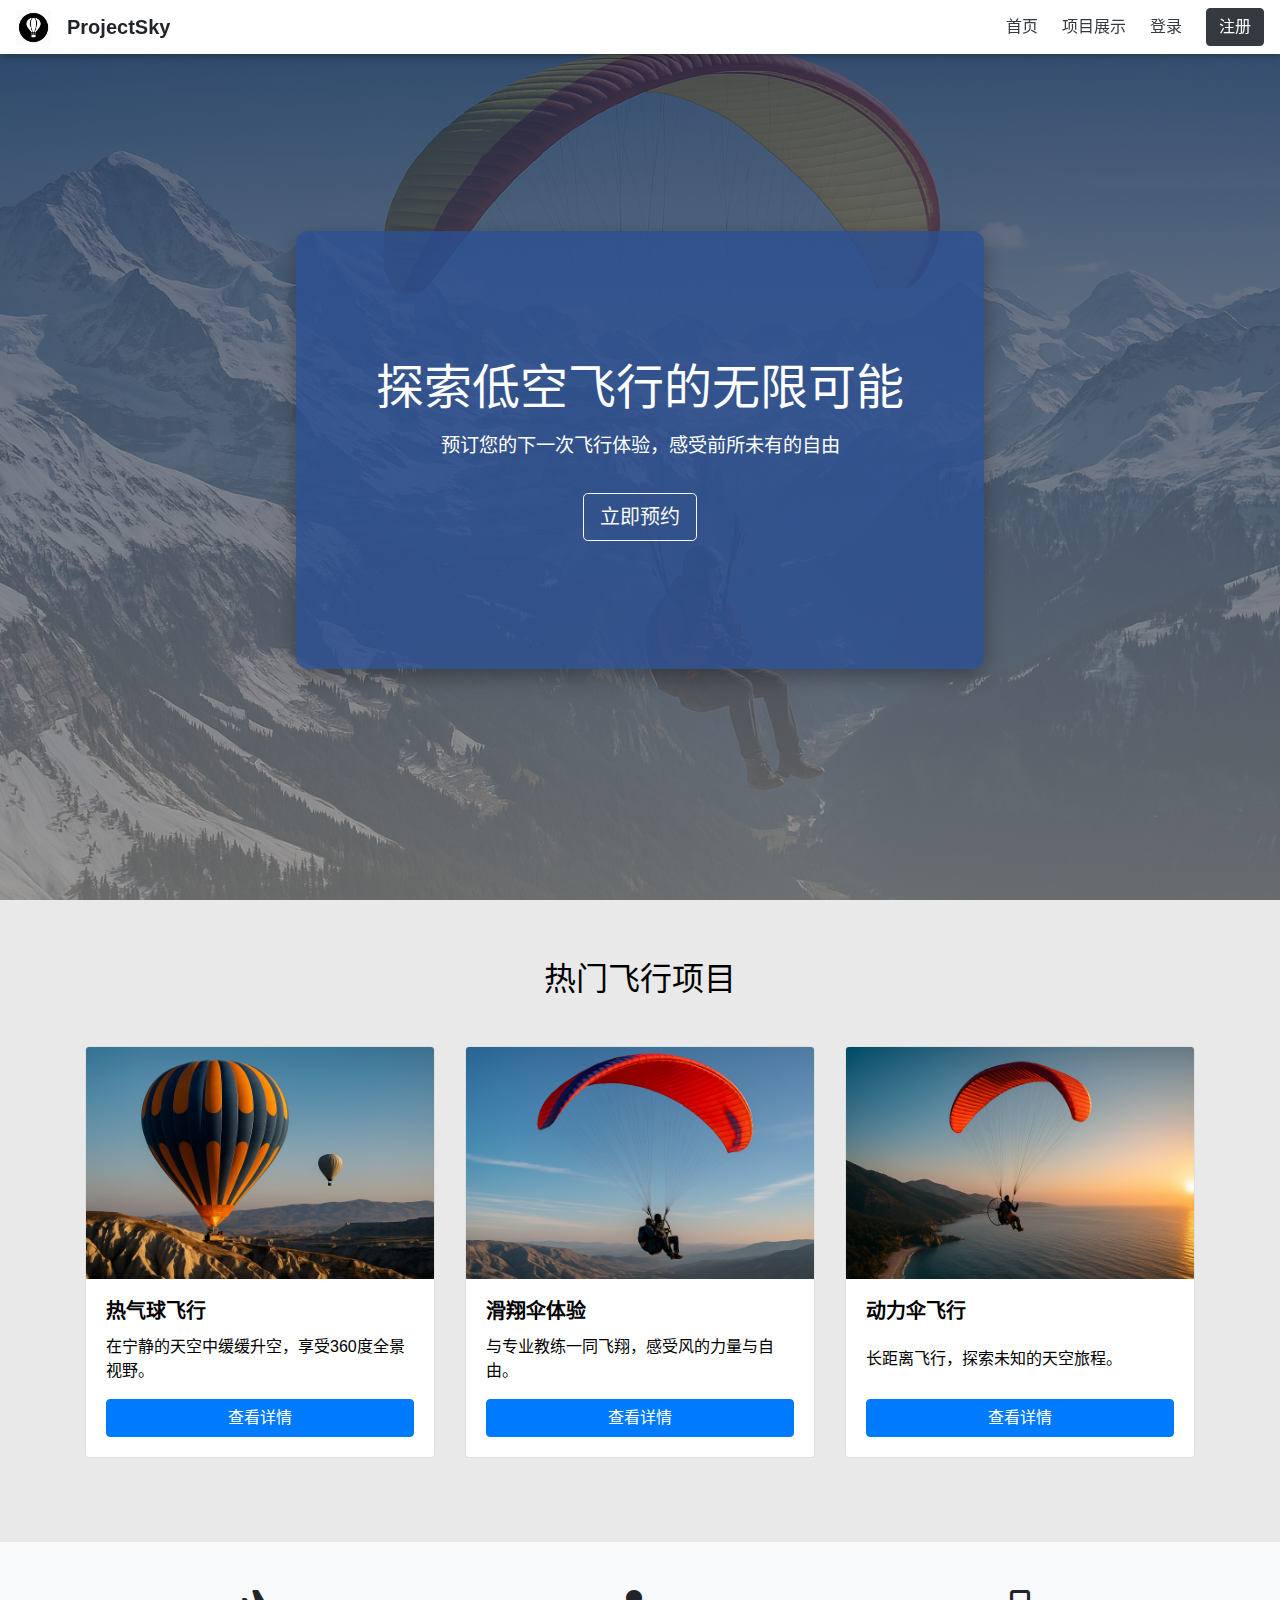
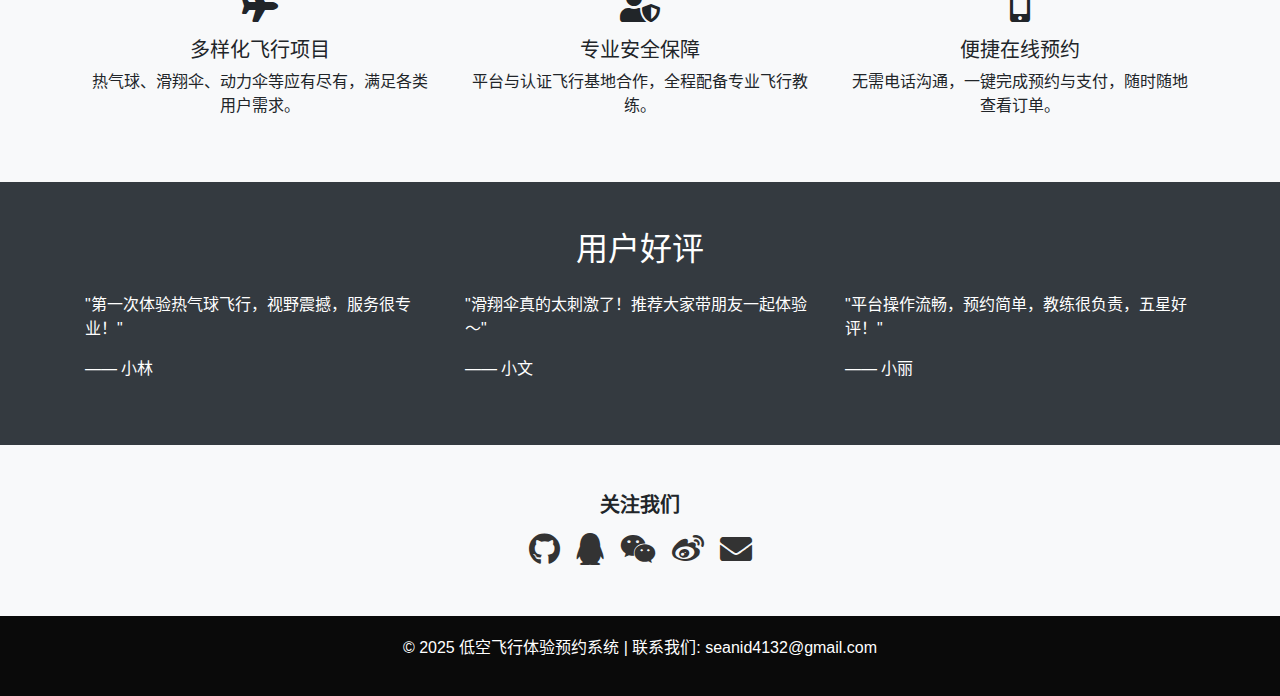
<file: index.html>
﻿<!DOCTYPE html>
<html lang="zh-CN">

<head>
    <meta charset="UTF-8">
    <meta name="viewport" content="width=device-width, initial-scale=1.0">
    <title>ProjectSky</title>
    <link rel="stylesheet" href="./css/main.css">
    <link rel="stylesheet" href="https://stackpath.bootstrapcdn.com/bootstrap/4.5.2/css/bootstrap.min.css">
    <link rel="stylesheet" href="https://use.fontawesome.com/releases/v5.15.4/css/all.css">
    <link rel="icon" type="image/png" sizes="32x32" href="img/favicon.png">
</head>

<body>
    <header class="costom-navbar px-3 py-2 d-flex align-items-center justify-content-between">
        <div class="d-flex align-items-center">
            <h5 class="mb-0 font-weight-bold"><img src="./img/icon.png" width="35" height="35" class="mr-3"></h5>
            <h5 class="mb-0 font-weight-bold">ProjectSky</h5>
        </div>

        <div class="d-flex align-items-center">
            <a href="./index.html" class="text-dark mr-4">首页</a>
            <a href="./htmls/project.html" class="text-dark mr-4">项目展示</a>
            <a href="./htmls/login.html" class="text-dark mr-4">登录</a>
            <button class="btn btn-dark">注册</button>
        </div>
    </header>

    <section class="hero">
        <div class="hero-box">
            <h1>探索低空飞行的无限可能</h1>
            <p>预订您的下一次飞行体验，感受前所未有的自由</p>
            <a href="#" class="btn btn-outline-light btn-lg hero-btn">立即预约</a>
        </div>
    </section>

    <section class="projects">
        <div class="container">
            <h2 class="text-center mb-5">热门飞行项目</h2>
            <div class="row">
                <div class="col-md-4 mb-4">
                    <div class="card project-card">
                        <img src="./img/hotairballon.png" alt="热气球飞行">
                        <div class="project-card-body">
                            <h5 class="card-title">热气球飞行</h5>
                            <p class="card-text">在宁静的天空中缓缓升空，享受360度全景视野。</p>
                            <a href="#" class="btn btn-primary btn-project">查看详情</a>
                        </div>
                    </div>
                </div>
                <div class="col-md-4 mb-4">
                    <div class="card project-card">
                        <img src="img/paragliding.png" alt="滑翔伞体验">
                        <div class="project-card-body">
                            <h5 class="card-title">滑翔伞体验</h5>
                            <p class="card-text">与专业教练一同飞翔，感受风的力量与自由。</p>
                            <a href="#" class="btn btn-primary">查看详情</a>
                        </div>
                    </div>
                </div>
                <div class="col-md-4 mb-4">
                    <div class="card project-card">
                        <img src="img/paramotor.png" alt="动力伞飞行">
                        <div class="project-card-body">
                            <h5 class="card-title">动力伞飞行</h5>
                            <p class="card-text">长距离飞行，探索未知的天空旅程。</p>
                            <a href="#" class="btn btn-primary">查看详情</a>
                        </div>
                    </div>
                </div>
            </div>
        </div>
    </section>

    <section class="features bg-light py-5">
        <div class="container">
            <div class="row text-center">
                <div class="col-md-4">
                    <i class="fas fa-plane fa-2x mb-3"></i>
                    <h5>多样化飞行项目</h5>
                    <p>热气球、滑翔伞、动力伞等应有尽有，满足各类用户需求。</p>
                </div>
                <div class="col-md-4">
                    <i class="fas fa-user-shield fa-2x mb-3"></i>
                    <h5>专业安全保障</h5>
                    <p>平台与认证飞行基地合作，全程配备专业飞行教练。</p>
                </div>
                <div class="col-md-4">
                    <i class="fas fa-mobile-alt fa-2x mb-3"></i>
                    <h5>便捷在线预约</h5>
                    <p>无需电话沟通，一键完成预约与支付，随时随地查看订单。</p>
                </div>
            </div>
        </div>
    </section>


    <section class="testimonials py-5 text-white" style="background: #343a40;">
        <div class="container">
            <h2 class="text-center mb-4">用户好评</h2>
            <div class="row">
                <div class="col-md-4">
                    <blockquote>
                        <p>"第一次体验热气球飞行，视野震撼，服务很专业！"</p>
                        <p>—— 小林</p>
                    </blockquote>
                </div>
                <div class="col-md-4">
                    <blockquote>
                        <p>"滑翔伞真的太刺激了！推荐大家带朋友一起体验～"</p>
                        <p>—— 小文</p>
                    </blockquote>
                </div>
                <div class="col-md-4">
                    <blockquote>
                        <p>"平台操作流畅，预约简单，教练很负责，五星好评！"</p>
                        <p>—— 小丽</p>
                    </blockquote>
                </div>
            </div>
        </div>
    </section>

    <section class="partners-social py-5 bg-light">
        <div class="container text-center">
            <h5 class="mb-3 font-weight-bold">关注我们</h5>
            <div class="d-flex justify-content-center">
                <a href="https://github.com/SeanidHau/HZNUWeb" target="_blank" class="mx-2 social-icon"><i
                        class="fab fa-github fa-2x"></i></a>
                <a href="#" class="mx-2 social-icon"><i class="fab fa-qq fa-2x"></i></a>
                <a href="#" class="mx-2 social-icon"><i class="fab fa-weixin fa-2x"></i></a>
                <a href="#" class="mx-2 social-icon"><i class="fab fa-weibo fa-2x"></i></a>
                <a href="#" class="mx-2 social-icon"><i class="fas fa-envelope fa-2x"></i></a>
            </div>

        </div>
    </section>


    <!-- 页脚 -->
    <footer>
        <p>© 2025 低空飞行体验预约系统 | 联系我们: seanid4132@gmail.com</p>
    </footer>

    <!-- Bootstrap JS & jQuery -->
    <script src="https://code.jquery.com/jquery-3.5.1.slim.min.js"></script>
    <script src="https://cdn.jsdelivr.net/npm/bootstrap@4.5.2/dist/js/bootstrap.bundle.min.js"></script>
</body>

</html>
</file>
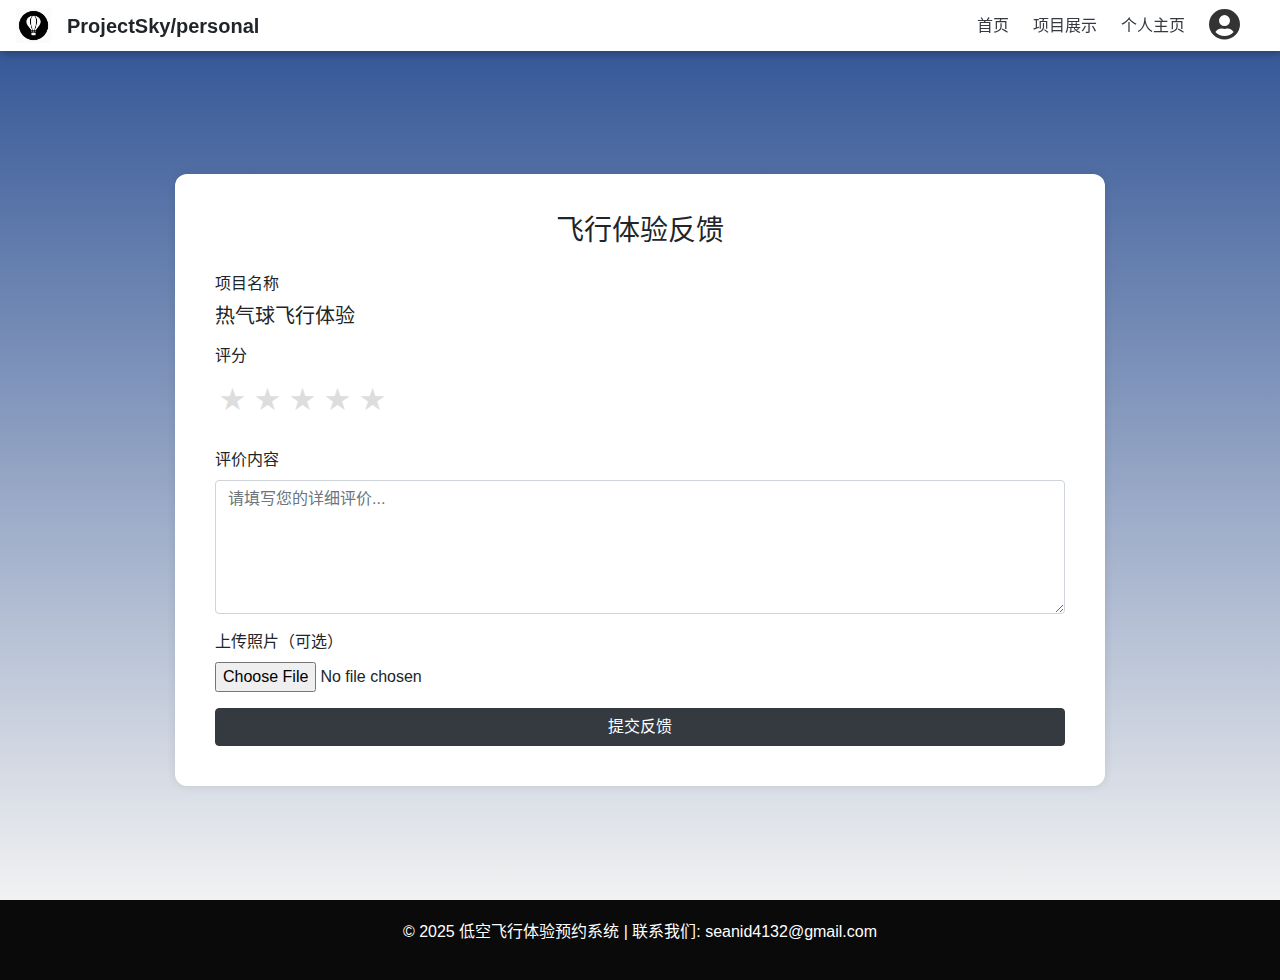
<file: htmls/feedback.html>
﻿<!DOCTYPE html>
<html lang="zh-CN">

<head>
    <meta charset="UTF-8">
    <meta name="viewport" content="width=device-width, initial-scale=1.0">
    <title>个人主页</title>
    <link rel="stylesheet" href="../css/main.css">
    <link rel="stylesheet" href="https://stackpath.bootstrapcdn.com/bootstrap/4.5.2/css/bootstrap.min.css">
    <link rel="stylesheet" href="https://use.fontawesome.com/releases/v5.15.4/css/all.css">
    <link rel="icon" type="image/png" sizes="32x32" href="../img/favicon.png">
</head>

<body>
    <div class="pages">
        <header class="costom-navbar px-3 py-2 d-flex align-items-center justify-content-between">
            <div class="d-flex align-items-center">
                <h5 class="mb-0 font-weight-bold"><img src="../img/icon.png" width="35" height="35" class="mr-3"></h5>
                <h5 class="mb-0 font-weight-bold">ProjectSky/personal</h5>
            </div>

            <div class="d-flex align-items-center">
                <a href="../index.html" class="text-dark mr-4">首页</a>
                <a href="./project.html" class="text-dark mr-4">项目展示</a>
                <a href="./personal.html" class="text-dark mr-4">个人主页</a>
                <a href="./personal.html" class="test-dark mr-4"><i class="fas fa-user-circle fa-2x"
                        style="color: #333333"></i></a>
            </div>
        </header>

        <div class="feedback-form">
            <h3 class="text-center mb-4">飞行体验反馈</h3>
            <form id="feedbackForm">
                <div class="form-group">
                    <label for="project">项目名称</label>
                    <h5>
                        <P>热气球飞行体验</P>
                    </h5>
                </div>

                <div class="form-group">
                    <label>评分</label>
                    <div class="rating-stars">
                        <input type="radio" id="star1" name="rating" value="1"><label for="star1">★</label>
                        <input type="radio" id="star2" name="rating" value="2"><label for="star2">★</label>
                        <input type="radio" id="star3" name="rating" value="3"><label for="star3">★</label>
                        <input type="radio" id="star4" name="rating" value="4"><label for="star4">★</label>
                        <input type="radio" id="star5" name="rating" value="5"><label for="star5">★</label>
                    </div>
                </div>

                <div class="form-group">
                    <label for="comments">评价内容</label>
                    <textarea class="form-control" id="comments" name="comments" rows="5" placeholder="请填写您的详细评价..."
                        required></textarea>
                </div>

                <div class="form-group">
                    <label for="photo">上传照片（可选）</label>
                    <input type="file" class="form-control-file" id="photo" name="photo" accept="image/*">
                </div>

                <button type="submit" class="btn btn-dark btn-block">提交反馈</button>
            </form>
        </div>
    </div>


    <footer>
        <p>© 2025 低空飞行体验预约系统 | 联系我们: seanid4132@gmail.com</p>
    </footer>


    <!-- Bootstrap JS & jQuery -->
    <script src="https://code.jquery.com/jquery-3.5.1.slim.min.js"></script>
    <script src="https://cdn.jsdelivr.net/npm/bootstrap@4.5.2/dist/js/bootstrap.bundle.min.js"></script>
</body>

</html>
</file>
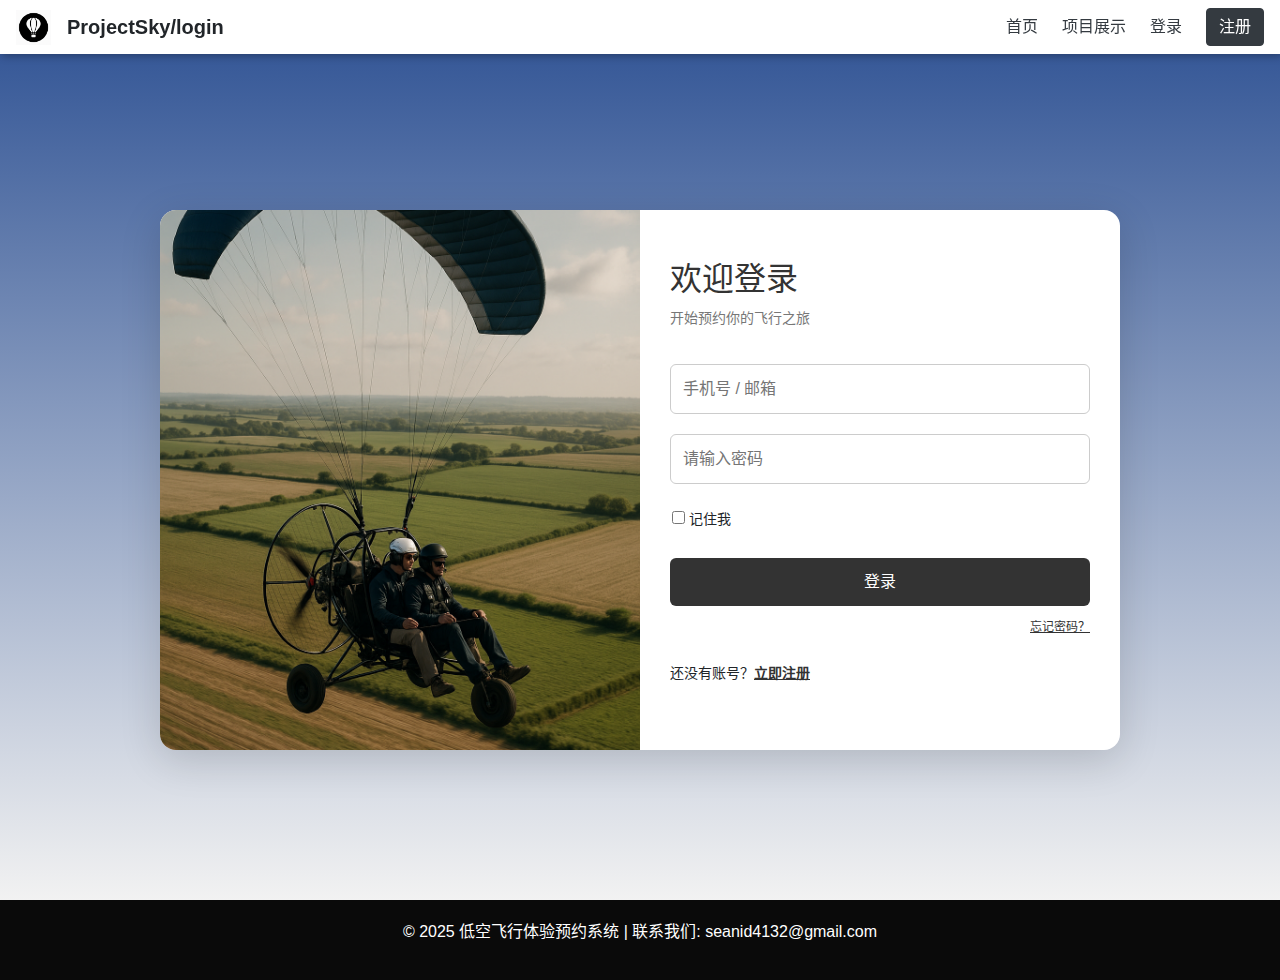
<file: htmls/login.html>
﻿<!DOCTYPE html>
<html lang="zh-CN">

<head>
    <meta charset="UTF-8">
    <meta name="viewport" content="width=device-width, initial-scale=1.0">
    <title>用户登录</title>
    <link rel="stylesheet" href="../css/main.css">
    <link rel="stylesheet" href="https://stackpath.bootstrapcdn.com/bootstrap/4.5.2/css/bootstrap.min.css">
    <link rel="stylesheet" href="https://use.fontawesome.com/releases/v5.15.4/css/all.css">
    <link rel="icon" type="image/png" sizes="32x32" href="../img/favicon.png">
</head>

<body>
    <div class="pages">
        <header class="costom-navbar px-3 py-2 d-flex align-items-center justify-content-between">
            <div class="d-flex align-items-center">
                <h5 class="mb-0 font-weight-bold"><img src="../img/icon.png" width="35" height="35" class="mr-3"></h5>
                <h5 class="mb-0 font-weight-bold">ProjectSky/login</h5>
            </div>

            <div class="d-flex align-items-center">
                <a href="../index.html" class="text-dark mr-4">首页</a>
                <a href="./project.html" class="text-dark mr-4">项目展示</a>
                <a href="./login.html" class="text-dark mr-4">登录</a>
                <button class="btn btn-dark">注册</button>
            </div>
        </header>

        <div class="login-card">
            <div class="login-left">
                <img src="../img/login.png" alt="飞行图片">
            </div>
            <div class="login-right">
                <h2>欢迎登录</h2>
                <p class="subtitle">开始预约你的飞行之旅</p>
                <form action="/api/login" method="POST">
                    <input type="text" name="username" placeholder="手机号 / 邮箱" required>
                    <input type="password" name="password" placeholder="请输入密码" required>
                    <div class="remember">
                        <label><input type="checkbox" name="remember"> 记住我</label>
                    </div>
                    <button type="submit">登录</button>

                    <div class="forgot-link">
                        <a href="#">忘记密码？</a>
                    </div>
                </form>
                <div class="login-register">
                    <p>还没有账号？<a href="./register.html">立即注册</a></p>
                </div>
            </div>
        </div>
    </div>

    <footer>
        <p>© 2025 低空飞行体验预约系统 | 联系我们: seanid4132@gmail.com</p>
    </footer>

    <!-- Bootstrap JS & jQuery -->
    <script src="https://code.jquery.com/jquery-3.5.1.slim.min.js"></script>
    <script src="https://cdn.jsdelivr.net/npm/bootstrap@4.5.2/dist/js/bootstrap.bundle.min.js"></script>
</body>

</html>
</file>
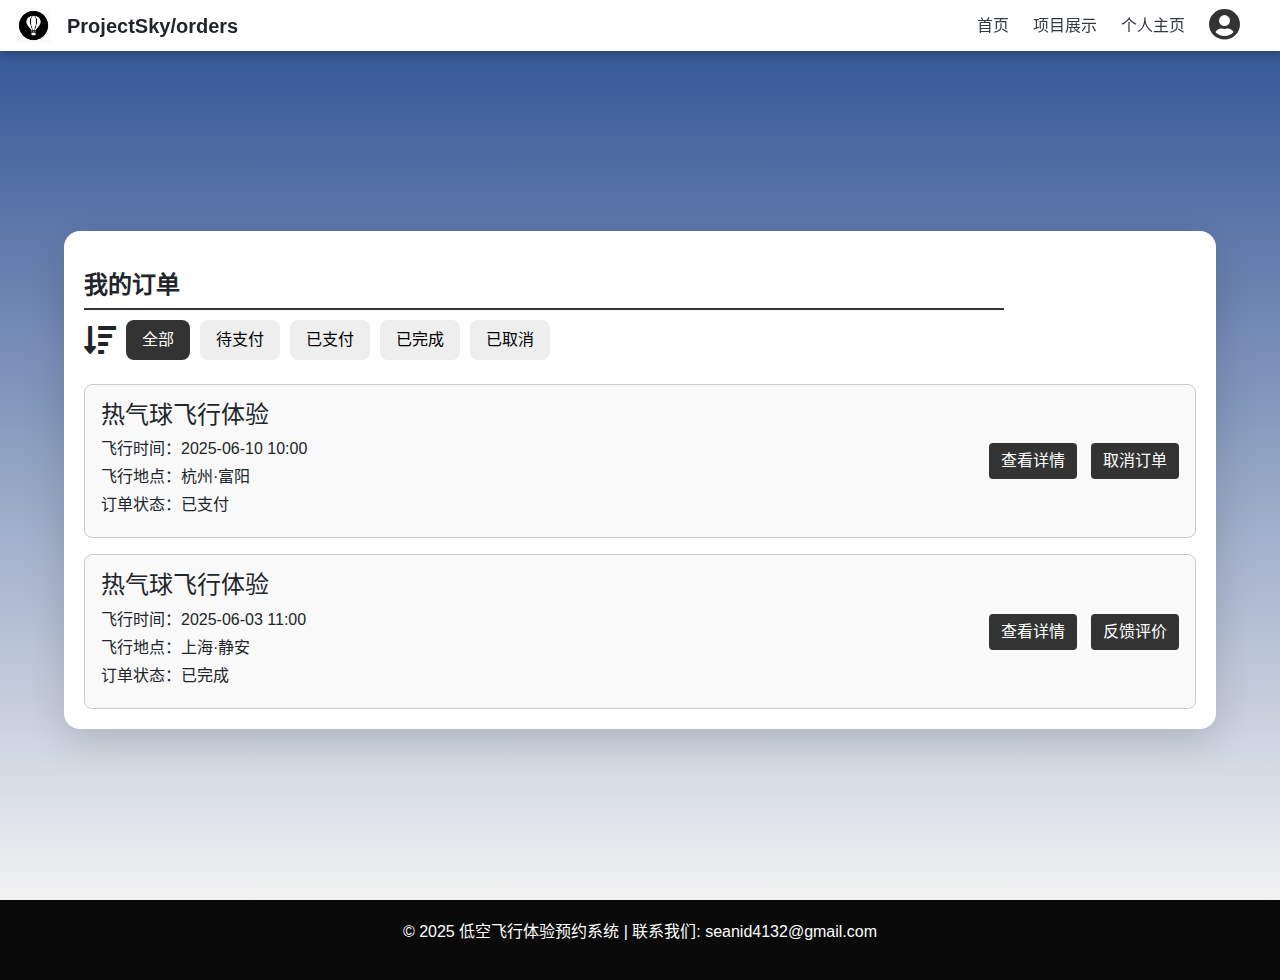
<file: htmls/orders.html>
﻿<!DOCTYPE html>
<html lang="zh-CN">

<head>
    <meta charset="UTF-8">
    <meta name="viewport" content="width=device-width, initial-scale=1.0">
    <title>我的订单</title>
    <link rel="stylesheet" href="../css/main.css">
    <link rel="stylesheet" href="https://stackpath.bootstrapcdn.com/bootstrap/4.5.2/css/bootstrap.min.css">
    <link rel="stylesheet" href="https://use.fontawesome.com/releases/v5.15.4/css/all.css">
    <link rel="icon" type="image/png" sizes="32x32" href="../img/favicon.png">
</head>

<body>
    <div class="pages">
        <header class="costom-navbar px-3 py-2 d-flex align-items-center justify-content-between">
            <div class="d-flex align-items-center">
                <h5 class="mb-0 font-weight-bold"><img src="../img/icon.png" width="35" height="35" class="mr-3"></h5>
                <h5 class="mb-0 font-weight-bold">ProjectSky/orders</h5>
            </div>

            <div class="d-flex align-items-center">
                <a href="../index.html" class="text-dark mr-4">首页</a>
                <a href="./project.html" class="text-dark mr-4">项目展示</a>
                <a href="./personal.html" class="text-dark mr-4">个人主页</a>
                <a href="./personal.html" class="test-dark mr-4"><i class="fas fa-user-circle fa-2x"
                        style="color: #333333"></i></a>
            </div>
        </header>

        <div class="orders-card">
            <div class="order-header">
                <h2>我的订单</h2>
                <div class="order-filter">
                    <i class="fas fa-sort-amount-down fa-2x"></i>
                    <button class="filter-btn active">全部</button>
                    <button class="filter-btn">待支付</button>
                    <button class="filter-btn">已支付</button>
                    <button class="filter-btn">已完成</button>
                    <button class="filter-btn">已取消</button>
                </div>
            </div>

            <div class="orders-container">


                <div class="order-list">
                    <div class="order-card">
                        <div class="order-info">
                            <h4>热气球飞行体验</h4>
                            <p>飞行时间：2025-06-10 10:00</p>
                            <p>飞行地点：杭州·富阳</p>
                            <p>订单状态：<span class="status paid">已支付</span></p>
                        </div>
                        <div class="order-actions">
                            <button class="btn detail">查看详情</button>
                            <button class="btn cancel">取消订单</button>
                        </div>
                    </div>
                </div>

                <div class="order-list">
                    <div class="order-card">
                        <div class="order-info">
                            <h4>热气球飞行体验</h4>
                            <p>飞行时间：2025-06-03 11:00</p>
                            <p>飞行地点：上海·静安</p>
                            <p>订单状态：<span class="status paid">已完成</span></p>
                        </div>
                        <div class="order-actions">
                            <button class="btn detail">查看详情</button>
                            <button class="btn feedback">反馈评价</button>
                        </div>
                    </div>
                </div>

            </div>
        </div>
    </div>

    <footer>
        <p>© 2025 低空飞行体验预约系统 | 联系我们: seanid4132@gmail.com</p>
    </footer>


    <!-- Bootstrap JS & jQuery -->
    <script src="https://code.jquery.com/jquery-3.5.1.slim.min.js"></script>
    <script src="https://cdn.jsdelivr.net/npm/bootstrap@4.5.2/dist/js/bootstrap.bundle.min.js"></script>
</body>

</html>
</file>
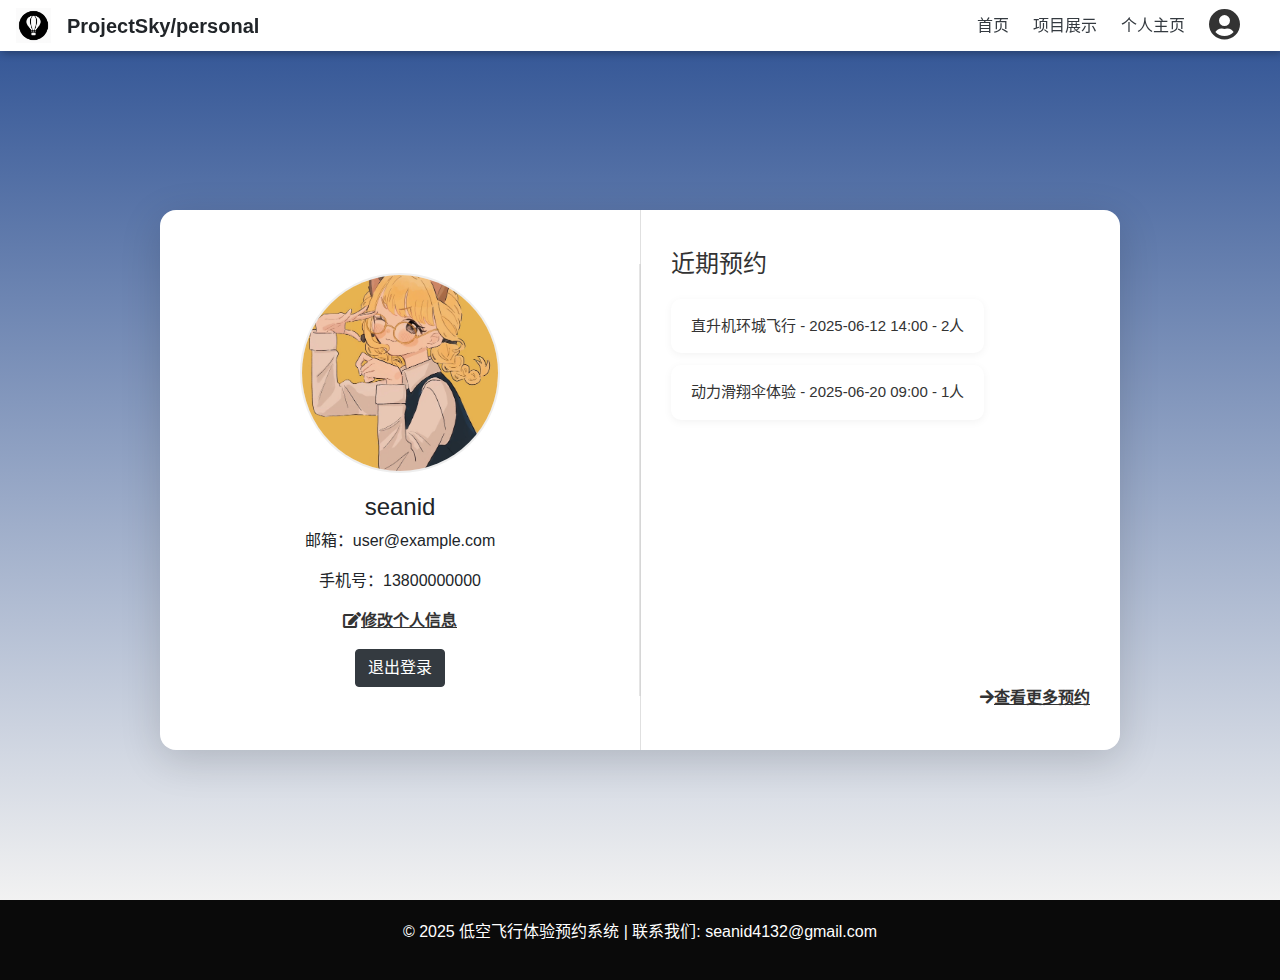
<file: htmls/personal.html>
﻿<!DOCTYPE html>
<html lang="zh-CN">

<head>
    <meta charset="UTF-8">
    <meta name="viewport" content="width=device-width, initial-scale=1.0">
    <title>个人主页</title>
    <link rel="stylesheet" href="../css/main.css">
    <link rel="stylesheet" href="https://stackpath.bootstrapcdn.com/bootstrap/4.5.2/css/bootstrap.min.css">
    <link rel="stylesheet" href="https://use.fontawesome.com/releases/v5.15.4/css/all.css">
    <link rel="icon" type="image/png" sizes="32x32" href="../img/favicon.png">
</head>

<body>
    <div class="pages">
        <header class="costom-navbar px-3 py-2 d-flex align-items-center justify-content-between">
            <div class="d-flex align-items-center">
                <h5 class="mb-0 font-weight-bold"><img src="../img/icon.png" width="35" height="35" class="mr-3"></h5>
                <h5 class="mb-0 font-weight-bold">ProjectSky/personal</h5>
            </div>

            <div class="d-flex align-items-center">
                <a href="../index.html" class="text-dark mr-4">首页</a>
                <a href="#" class="text-dark mr-4">项目展示</a>
                <a href="./personal.html" class="text-dark mr-4">个人主页</a>
                <a href="./personal.html" class="test-dark mr-4"><i class="fas fa-user-circle fa-2x" style="color: #333333"></i></a>
            </div>
        </header>

        <div class="personal-card">
            <div class="profile-left">
                <img src="../img/avatar.png" alt="头像">
                <div class="profile-info">
                    <h4>seanid</h4>
                    <p>邮箱：user@example.com</p>
                    <p>手机号：13800000000</p>
                </div>

                <div class="profile-actions">
                    <a href="edit-profile.html"><i class="fas fa-edit"></i>修改个人信息</a>
                </div>

                <div class="logout">
                    <button class="btn btn-dark" onclick="logout()">退出登录</button>
                </div>
            </div>

            <div class="profile-right">
                <div class="appointments">
                    <h3>近期预约</h3>
                    <div class="appointment-item">直升机环城飞行 - 2025-06-12 14:00 - 2人</div>
                    <div class="appointment-item">动力滑翔伞体验 - 2025-06-20 09:00 - 1人</div>
                </div>

                <div class="profile-actions"></div>
                    <a href="my-orders.html"><i class="fas fa-arrow-right"></i>查看更多预约</a>
                </div>
            </div>


        </div>
    </div>



    </div>



    <footer>
        <p>© 2025 低空飞行体验预约系统 | 联系我们: seanid4132@gmail.com</p>
    </footer>


    <!-- Bootstrap JS & jQuery -->
    <script src="https://code.jquery.com/jquery-3.5.1.slim.min.js"></script>
    <script src="https://cdn.jsdelivr.net/npm/bootstrap@4.5.2/dist/js/bootstrap.bundle.min.js"></script>
</body>

</html>
</file>
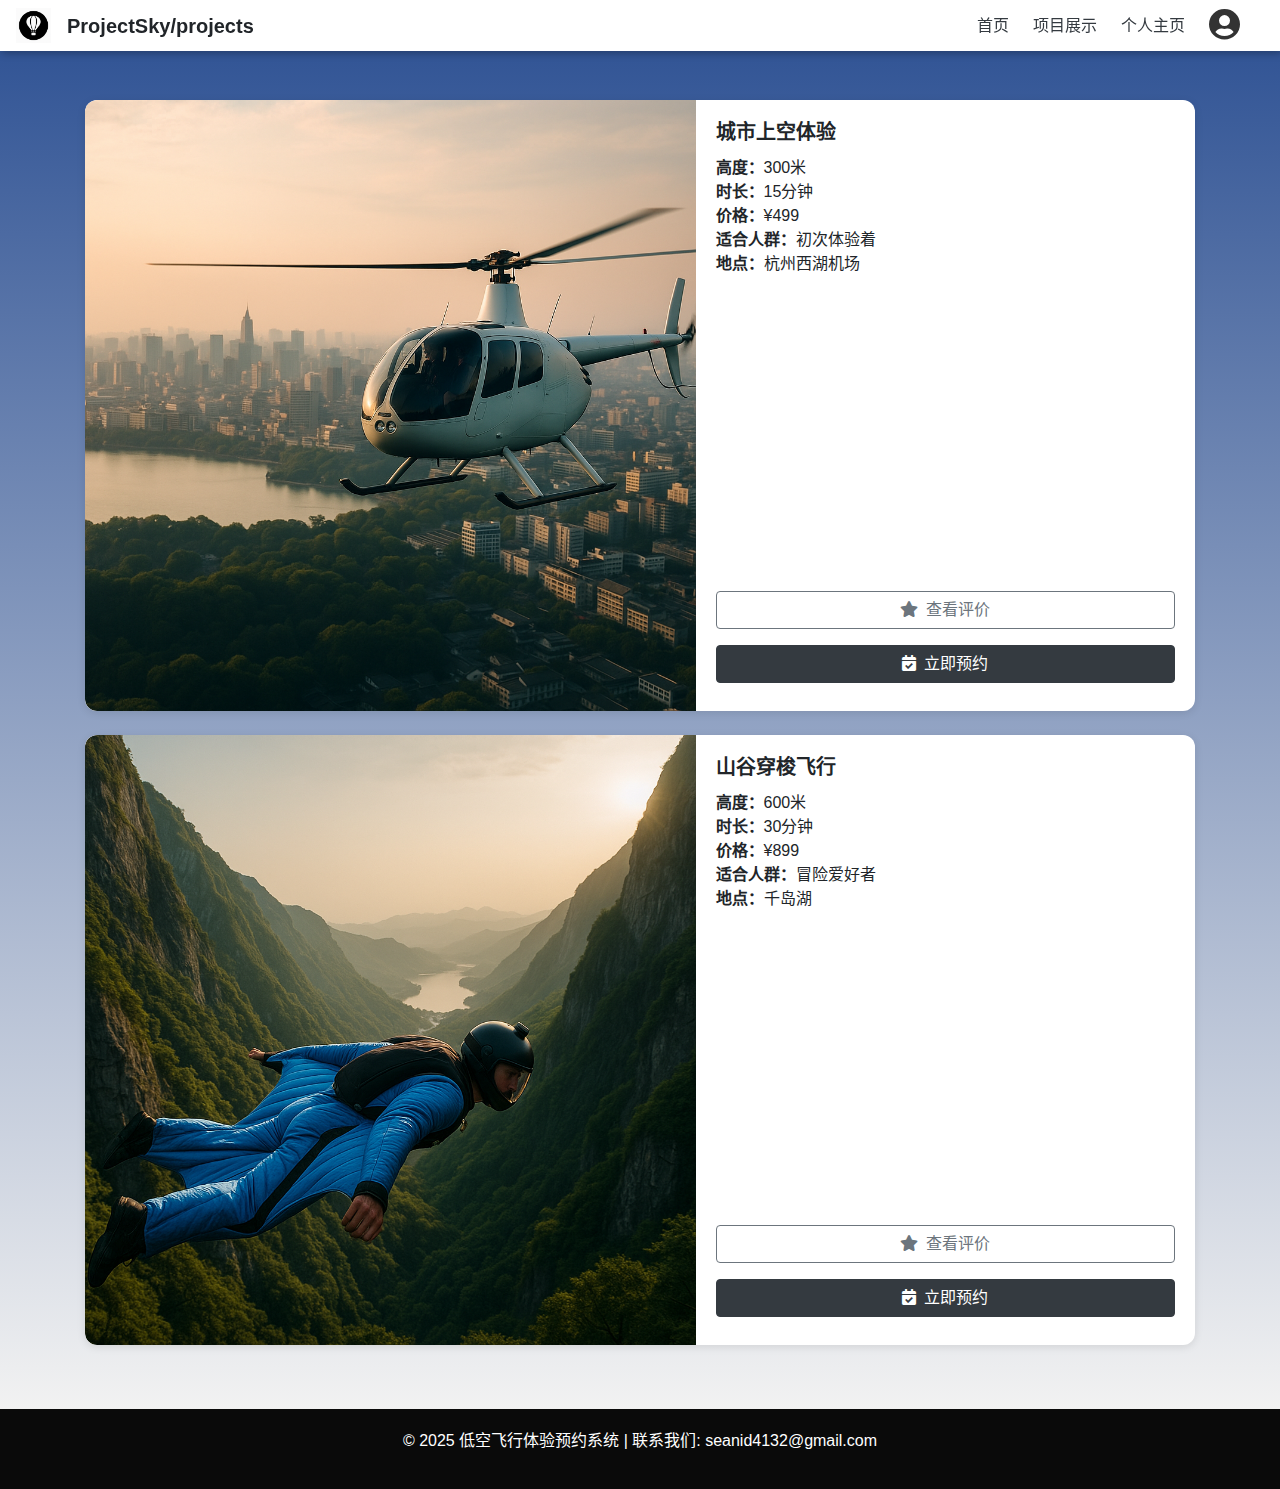
<file: htmls/project.html>
﻿<!DOCTYPE html>
<html lang="zh-CN">

<head>
    <meta charset="UTF-8">
    <meta name="viewport" content="width=device-width, initial-scale=1.0">
    <title>个人主页</title>
    <link rel="stylesheet" href="../css/main.css">
    <link rel="stylesheet" href="https://stackpath.bootstrapcdn.com/bootstrap/4.5.2/css/bootstrap.min.css">
    <link rel="stylesheet" href="https://use.fontawesome.com/releases/v5.15.4/css/all.css">
    <link rel="icon" type="image/png" sizes="32x32" href="../img/favicon.png">
</head>

<body>
    <div class="pages">
        <header class="costom-navbar px-3 py-2 d-flex align-items-center justify-content-between">
            <div class="d-flex align-items-center">
                <h5 class="mb-0 font-weight-bold"><img src="../img/icon.png" width="35" height="35" class="mr-3"></h5>
                <h5 class="mb-0 font-weight-bold">ProjectSky/projects</h5>
            </div>

            <div class="d-flex align-items-center">
                <a href="../index.html" class="text-dark mr-4">首页</a>
                <a href="./project.html" class="text-dark mr-4">项目展示</a>
                <a href="./personal.html" class="text-dark mr-4">个人主页</a>
                <a href="./personal.html" class="test-dark mr-4"><i class="fas fa-user-circle fa-2x"
                        style="color: #333333"></i></a>
            </div>
        </header>

        <div class="container">
            <div class="row">
                <div class="col-md-12 mb-4">
                    <div class="card projects-card d-flex flex-row">
                        <img src="../img/project1.png" class="projects-image" alt="飞行项目图片"
                            style="width: 55%; height: auto; object-fit: cover; border-top-left-radius: 12px; border-bottom-left-radius: 12px;">
                        <div class="card-body d-flex flex-column justify-content-between">
                            <div class="projects-info">
                                <h5 class="card-title">城市上空体验</h5>
                                <ul class="list-unstyled mb-4">
                                    <li><b>高度：</b>300米</li>
                                    <li><b>时长：</b>15分钟</li>
                                    <li><b>价格：</b>¥499</li>
                                    <li><b>适合人群：</b>初次体验着</li>
                                    <li><b>地点：</b>杭州西湖机场</li>
                                </ul>
                            </div>
                            <div class="d-flex flex-column align-items-start" style="gap: 8px;">
                                <button class="btn btn-outline-secondary w-100 mb-2" data-toggle="modal"
                                    data-target="#ratingModal" data-project="城市上空体验">
                                    <i class="fas fa-star mr-1"></i> 查看评价
                                </button>
                                <button class="btn btn-dark w-100 mb-2" data-toggle="modal" data-target="#bookingModal"
                                    data-project="城市上空体验">
                                    <i class="fas fa-calendar-check mr-1"></i> 立即预约
                                </button>
                            </div>
                        </div>
                    </div>
                </div>

                <div class="col-md-12 mb-4">
                    <div class="card projects-card d-flex flex-row">
                        <img src="../img/project2.png" class="projects-image" alt="飞行项目图片"
                            style="width: 55%; height: auto; object-fit: cover; border-top-left-radius: 12px; border-bottom-left-radius: 12px;">
                        <div class="card-body d-flex flex-column justify-content-between">
                            <div class="projects-info">
                                <h5 class="card-title">山谷穿梭飞行</h5>
                                <ul class="list-unstyled mb-4">
                                    <li><b>高度：</b>600米</li>
                                    <li><b>时长：</b>30分钟</li>
                                    <li><b>价格：</b>¥899</li>
                                    <li><b>适合人群：</b>冒险爱好者</li>
                                    <li><b>地点：</b>千岛湖</li>
                                </ul>
                            </div>
                            <div class="d-flex flex-column align-items-start" style="gap: 8px;">
                                <button class="btn btn-outline-secondary w-100 mb-2" data-toggle="modal"
                                    data-target="#ratingModal" data-project="城市上空体验">
                                    <i class="fas fa-star mr-1"></i> 查看评价
                                </button>
                                <button class="btn btn-dark w-100 mb-2" data-toggle="modal" data-target="#bookingModal"
                                    data-project="城市上空体验">
                                    <i class="fas fa-calendar-check mr-1"></i> 立即预约
                                </button>
                            </div>


                        </div>
                    </div>
                </div>
            </div>
        </div>
    </div>

    <!-- 模态框 -->
    <div class="modal fade" id="bookingModal" tabindex="-1" role="dialog" aria-labelledby="bookingModalLabel"
        aria-hidden="true">
        <div class="modal-dialog modal-lg" role="document">
            <div class="modal-content">
                <div class="modal-header">
                    <h5 class="modal-title" id="bookingModalLabel">选择预约时间</h5>
                    <button type="button" class="close" data-dismiss="modal" aria-label="关闭">
                        <span aria-hidden="true">&times;</span>
                    </button>
                </div>
                <div class="modal-body">
                    <p id="projectTitle" class="font-weight-bold mb-3"></p>

                    <!-- 日期选择 -->
                    <div class="form-group row">
                        <label for="bookingDate" class="col-sm-2 col-form-label">选择日期：</label>
                        <div class="col-sm-10">
                            <input type="date" class="form-control" id="bookingDate" min="">
                        </div>
                    </div>

                    <!-- 时间表 -->
                    <table class="table table-bordered text-center mt-4">
                        <thead>
                            <tr>
                                <th>时间段</th>
                                <th>可预约</th>
                                <th>操作</th>
                            </tr>
                        </thead>
                        <tbody>
                            <tr>
                                <td>09:00 - 10:00</td>
                                <td>✅</td>
                                <td><button class="btn btn-sm btn-success">预约</button></td>
                            </tr>
                            <tr>
                                <td>10:00 - 11:00</td>
                                <td>❌</td>
                                <td><button class="btn btn-sm btn-secondary" disabled>已满</button></td>
                            </tr>
                            <tr>
                                <td>11:00 - 12:00</td>
                                <td>✅</td>
                                <td><button class="btn btn-sm btn-success">预约</button></td>
                            </tr>
                        </tbody>
                    </table>
                </div>
            </div>
        </div>
    </div>

    <div class="modal fade" id="ratingModal" tabindex="-1" role="dialog" aria-labelledby="ratingModalLabel"
        aria-hidden="true">
        <div class="modal-dialog" role="document">
            <div class="modal-content">
                <div class="modal-header">
                    <h5 class="modal-title" id="ratingModalLabel">用户评价</h5>
                    <button type="button" class="close" data-dismiss="modal" aria-label="关闭">
                        <span aria-hidden="true">&times;</span>
                    </button>
                </div>
                <div class="modal-body">
                    <p id="ratingProjectTitle" class="font-weight-bold mb-2"></p>
                    <ul class="list-group">
                        <li class="list-group-item">🌟🌟🌟🌟🌟 非常棒的体验，飞行员很专业！</li>
                        <li class="list-group-item">🌟🌟🌟🌟 景色很美，就是时间有点短</li>
                        <li class="list-group-item">🌟🌟🌟🌟🌟 第一次尝试飞行，超赞！</li>
                    </ul>
                </div>
            </div>
        </div>
    </div>


    <footer>
        <p>© 2025 低空飞行体验预约系统 | 联系我们: seanid4132@gmail.com</p>
    </footer>


    <!-- Bootstrap JS & jQuery -->
    <script src="https://code.jquery.com/jquery-3.5.1.slim.min.js"></script>
    <script src="https://cdn.jsdelivr.net/npm/bootstrap@4.5.2/dist/js/bootstrap.bundle.min.js"></script>
</body>

</html>
</file>
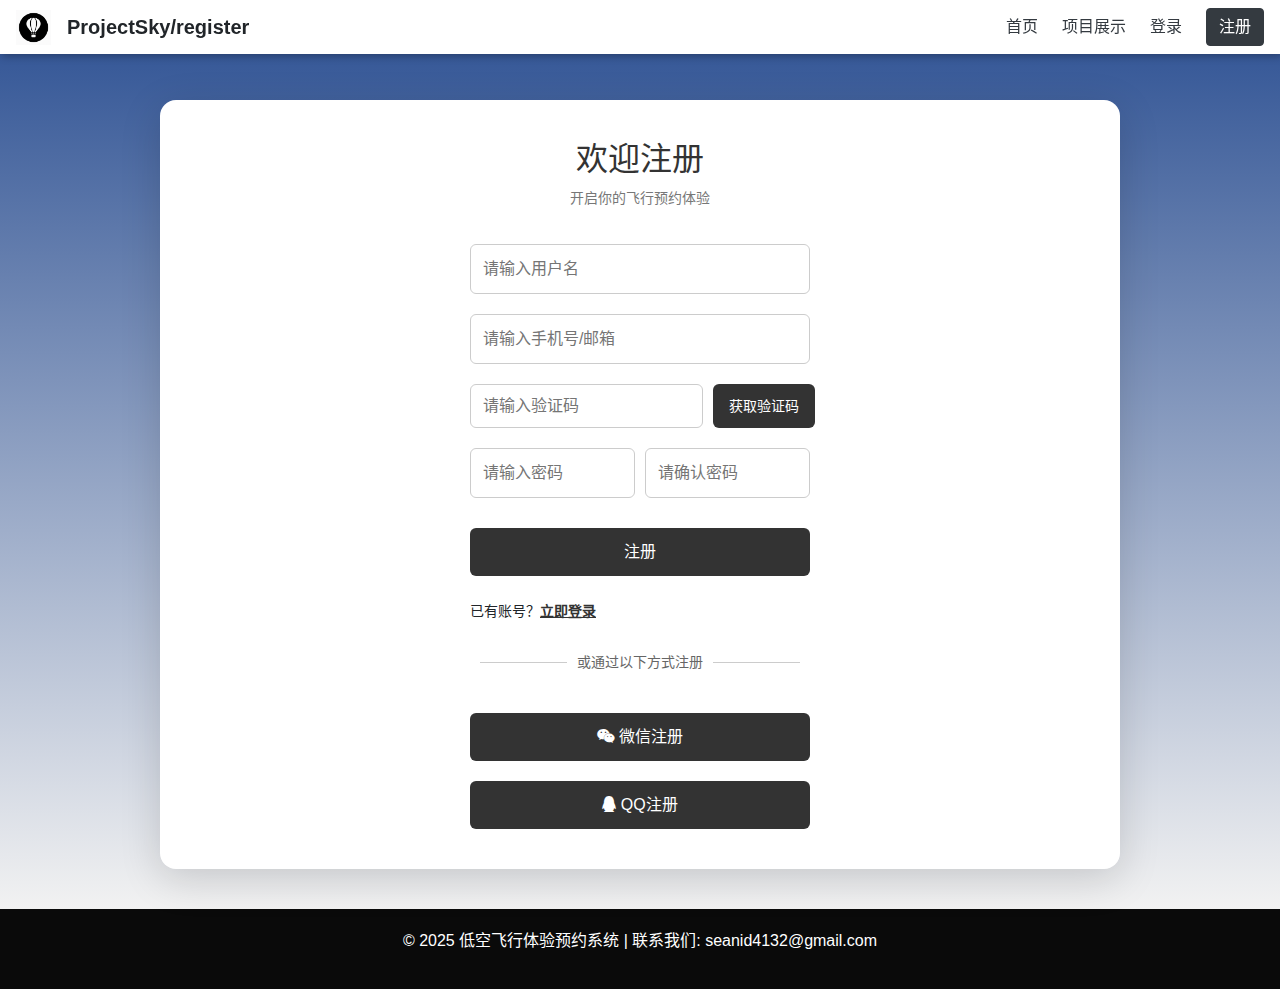
<file: htmls/register.html>
﻿<!DOCTYPE html>
<html lang="zh-CN">

<head>
    <meta charset="UTF-8">
    <meta name="viewport" content="width=device-width, initial-scale=1.0">
    <title>用户登录</title>
    <link rel="stylesheet" href="../css/main.css">
    <link rel="stylesheet" href="https://stackpath.bootstrapcdn.com/bootstrap/4.5.2/css/bootstrap.min.css">
    <link rel="stylesheet" href="https://use.fontawesome.com/releases/v5.15.4/css/all.css">
    <link rel="icon" type="image/png" sizes="32x32" href="../img/favicon.png">
</head>

<body>
    <div class="pages">
        <header class="costom-navbar px-3 py-2 d-flex align-items-center justify-content-between">
            <div class="d-flex align-items-center">
                <h5 class="mb-0 font-weight-bold"><img src="../img/icon.png" width="35" height="35" class="mr-3"></h5>
                <h5 class="mb-0 font-weight-bold">ProjectSky/register</h5>
            </div>

            <div class="d-flex align-items-center">
                <a href="../index.html" class="text-dark mr-4">首页</a>
                <a href="./project.html" class="text-dark mr-4">项目展示</a>
                <a href="./login.html" class="text-dark mr-4">登录</a>
                <button class="btn btn-dark">注册</button>
            </div>
        </header>

        <div class="register-card">
            <div class="register-form">
                <h2>欢迎注册</h2>
                <p class="subtitle">开启你的飞行预约体验</p>
                <form action="/api/register" method="POST">
                    <input type="text" name="username" placeholder="请输入用户名" required>
                    <input type="email-or-phone" name="email-or-phone" placeholder="请输入手机号/邮箱" required>
                    <div class="verify-group">
                        <input type="text" name="code" placeholder="请输入验证码" required>
                        <button type="button" class="verify-btn" onclick="sendCode(this)">获取验证码</button>
                    </div>
                    <div class="password-group">
                        <input type="password" name="password" placeholder="请输入密码" required>
                        <input type="password" name="confirm_password" placeholder="请确认密码" required>
                    </div>

                    <button type="submit">注册</button>
                </form>
                <div class="login-register">
                    <p>已有账号？<a href="./login.html">立即登录</a></p>
                </div>
                <div class="social-login">
                    <div class="divider">
                        <span>或通过以下方式注册</span>
                    </div>
                    <button class="btn btn-outline-primary"><i class="fab fa-weixin"></i> 微信注册</button>
                    <button class="btn btn-outline-secondary"><i class="fab fa-qq"></i> QQ注册</button>
                </div>
            </div>
        </div>
    </div>



    <footer>
        <p>© 2025 低空飞行体验预约系统 | 联系我们: seanid4132@gmail.com</p>
    </footer>


    <!-- Bootstrap JS & jQuery -->
    <script src="https://code.jquery.com/jquery-3.5.1.slim.min.js"></script>
    <script src="https://cdn.jsdelivr.net/npm/bootstrap@4.5.2/dist/js/bootstrap.bundle.min.js"></script>
</body>

</html>
</file>
<file: css/main.css>
﻿body {
  margin: 0;
  font-family: 'Helvetica Neue', sans-serif;
  background-color: #0a0a0a;
  color: #ffffff;
}

header {
  position: fixed;
  top: 0;
  width: 100%;
  background: rgba(255, 255, 255);
  box-shadow: 2px 2px 8px rgba(0, 0, 0, 0.3);
  z-index: 1000;
}

.navbar-brand {
  font-weight: bold;
  font-size: 1.5rem;
}

.hero {
  position: relative;
  height: 100vh;
  display: flex;
  align-items: center;
  justify-content: center;
  text-align: center;
  padding: 0 20px;
  color: white;
  overflow: hidden;

  background:
    linear-gradient(to bottom, rgba(43, 79, 146, 0.6), rgba(233, 233, 233, 0.6)),
    url('../img/hero-background.png') center center / cover no-repeat;
}

.hero::before {
  content: "";
  position: absolute;
  inset: 0;
  background: rgba(0, 0, 0, 0.3);
  z-index: 1;
}

.hero>* {
  position: relative;
  z-index: 2;
}

.hero h1 {
  font-size: 3rem;
  margin-bottom: 1rem;
}

.hero p {
  font-size: 1.2rem;
  margin-bottom: 2rem;
}

.hero-box {
  background-color: rgba(43, 79, 146, 0.8);
  padding: 8rem 5rem;
  border-radius: 12px;
  box-shadow: 0 8px 20px rgba(0, 0, 0, 0.3);
  max-width: 700px;
  margin: 0 auto;
}

.hero-box h1,
.hero-box p {
  color: #ffffff
}

.hero-btn {
  color: white;
  border: 2px solid white;
  transition: all 0.3s ease;
}

.hero-btn:hover {
  background-color: white;
  color: #1e50b4;
}

.projects {
  padding: 60px 20px;
  background-color: #e9e9e9;
  color: #000000;
}

.project-card {
  background-color: #f8f9fa;
  border: none;
  border-radius: 18px;
  overflow: hidden;
  transition: transform 0.3s;
  height: 100%;
  display: flex;
  flex-direction: column;
  justify-content: space-between;
}

.project-card:hover {
  transform: scale(1.02);
}

.project-card img {
  width: 100%;
  height: auto;
}

.project-card-body {
  flex: 1;
  display: flex;
  flex-direction: column;
  justify-content: space-between;
  padding: 20px;
}

footer {
  background-color: #0a0a0a;
  color: #ffffff;
  text-align: center;
  padding: 20px;
}

.custom-navbar {
  background-color: rgba(193, 193, 193, 0.6);
  backdrop-filter: blur(10px);
  transition: top 0.4s ease;
  z-index: 999;
}

.navbar-nav .nav-link {
  margin: 5px;
}

.navbar-toggler {
  border: none;
}

.navbar-toggler-icon {
  background-image: url("data:image/svg+xml;charset=utf8,%3Csvg viewBox='0 0 30 30' xmlns='http://www.w3.org/2000/svg'%3E%3Cpath stroke='rgba%2833,33,33,1%29' stroke-width='2' stroke-linecap='round' stroke-miterlimit='10' d='M4 7h22M4 15h22M4 23h22'/%3E%3C/svg%3E");
}

.social-icon i {
  color: #333;
  transition: color 0.3s;
}

.social-icon i:hover {
  color: rgb(43, 79, 146);
}

.login-card {
  display: flex;
  justify-content: center;
  align-items: center;
  width: 960px;
  height: 540px;
  max-width: 90vw;
  background-color: #fff;
  border-radius: 16px;
  overflow: hidden;
  box-shadow: 0 10px 40px rgba(0, 0, 0, 0.15);
}

.login-left {
  width: 50%;
  height: auto;
  overflow: hidden;
  display: flex;
  align-items: center;
  justify-content: center;
}

.login-left img {
  width: 100%;
  height: 100%;
  object-fit: cover;
  object-position: center 30%;
  display: block;
}

.login-right {
  width: 50%;
  padding: 40px 30px;
  box-sizing: border-box;
  text-align: center;
}

.login-right h2 {
  font-weight: 450;
  margin-bottom: 25px;
  text-align: start;
  color: #333;
}

.login-right .subtitle {
  text-align: start;
  font-size: 14px;
  color: #777;
  margin-top: -15px;
  margin-bottom: 25px;
}

.login-right input[type="text"],
.login-right input[type="password"] {
  width: 100%;
  padding: 12px;
  margin: 10px 0;
  border: 1px solid #ccc;
  border-radius: 6px;
  transition: border-color 0.3s ease;
}

.login-right input:focus {
  border-color: #007bff;
  outline: none;
}

.login-right .remember {
  display: flex;
  justify-content: left;
  margin-top: 15px;
  margin-left: 2px;
  font-size: 14px;
}

.login-right button[type="submit"] {
  width: 100%;
  background-color: #333;
  color: white;
  border: none;
  padding: 12px;
  border-radius: 6px;
  margin-top: 20px;
  cursor: pointer;
  transition: background-color 0.3s ease;
}

.login-right button[type="submit"]:hover {
  background-color: rgb(43, 79, 146);
}

.forgot-link {
  text-align: right;
  margin-top: 8px;
}

.forgot-link a {
  font-size: 12px;
  color: #333;
  text-decoration: underline;
  transition: color 0.2s;
}

.forgot-link a:hover {
  color: rgb(43, 79, 146);
}

.login-register {
  text-align: left;
  margin-top: 25px;
  font-size: 14px;
}

.login-register a {
  color: #333;
  font-weight: bold;
  text-decoration: underline;
}

.register-card {
  display: flex;
  justify-content: center;
  align-items: center;
  width: 960px;
  max-width: 90vw;
  background-color: #fff;
  border-radius: 16px;
  overflow: hidden;
  box-shadow: 0 10px 40px rgba(0, 0, 0, 0.15);
  box-sizing: border-box;
  text-align: center;
}

.register-form {
  width: 100%;
  max-width: 400px;
  padding: 40px 30px;
  box-sizing: border-box;
  text-align: center;
}


.register-card h2 {
  font-weight: 450;
  margin-bottom: 25px;
  text-align: center;
  color: #333;
}

.register-card .subtitle {
  text-align: center;
  font-size: 14px;
  color: #777;
  margin-top: -15px;
  margin-bottom: 25px;
}

.register-card input {
  width: 100%;
  padding: 12px;
  margin: 10px 0;
  border: 1px solid #ccc;
  border-radius: 6px;
  transition: border-color 0.3s ease;
}

.register-card input:focus {
  border-color: #007bff;
  outline: none;
}

.register-card .verify-group {
  display: flex;
  gap: 10px;
  margin: 10px 0;
  align-items: center;
}

.register-card .verify-group input {
  flex: 1;
  height: 44px;
  padding: 12px;
  margin: 0;
  border: 1px solid #ccc;
  border-radius: 6px;
  box-sizing: border-box;
  width: auto;
}

.register-card .verify-btn {
  height: 44px;
  padding: 0 16px;
  font-size: 14px;
  box-sizing: border-box;
  line-height: 1;
  display: flex;
  align-items: center;
  justify-content: center;
  white-space: nowrap;
  background-color: #333;
  color: white;
  border: none;
  border-radius: 6px;
  cursor: pointer;
  transition: background-color 0.3s ease;
  vertical-align: middle;
  margin-top: 0;
}

.register-card .verify-btn:hover {
  background-color: rgb(43, 79, 146);
}

.register-card button {
  width: 100%;
  background-color: #333;
  color: white;
  border: none;
  padding: 12px;
  border-radius: 6px;
  margin-top: 20px;
  cursor: pointer;
  transition: background-color 0.3s ease;
}

.register-card button:hover {
  background-color: rgb(43, 79, 146);
}

.register-card .password-group {
  display: flex;
  gap: 10px;
  width: 100%;
}

.password-group input {
  flex: 1;
  padding: 12px;
  margin: 10px 0;
  border: 1px solid #ccc;
  border-radius: 6px;
  transition: border-color 0.3s ease;
}

.password-group input:focus {
  border-color: #007bff;
  outline: none;
}

.register-card .divider {
  display: flex;
  align-items: center;
  text-align: center;
  margin: 30px 0 20px;
  color: #666;
  font-size: 14px;
}

.register-card .divider::before,
.register-card .divider::after {
  content: '';
  flex: 1;
  border-bottom: 1px solid #ccc;
  margin: 0 10px;
}

.personal-card {
  display: flex;
  justify-content: center;
  align-items: center;
  width: 960px;
  height: 540px;
  max-width: 90vw;
  background-color: #fff;
  border-radius: 16px;
  overflow: hidden;
  box-shadow: 0 10px 40px rgba(0, 0, 0, 0.15);
  flex-direction: row;
}

.profile-left {
  width: 50%;
  padding: 40px 30px;
  box-sizing: border-box;
  text-align: center;
  display: flex;
  flex-direction: column;
  align-items: center;
}

.profile-left h2 {
  font-weight: 450;
  margin-bottom: 25px;
  text-align: center;
  color: #333;
}

.profile-left .subtitle {
  text-align: start;
  font-size: 14px;
  color: #777;
  margin-top: -15px;
  margin-bottom: 25px;
}

.profile-left img {
  width: 200px;
  height: 200px;
  object-fit: cover;
  object-position: center;
  border-radius: 50%;
  margin: 0 auto 20px;
  display: block;
  border: 2px solid #eee;
}

.profile-left a {
  color: #333;
  font-weight: bold;
  text-decoration: underline;
}

.profile-left button {
  margin-top: 1rem;
}

.personal-card::before {
  content: "";
  width: 1px;
  background-color: #ccc;
  height: 80%;
  position: absolute;
  left: 50%;
  transform: translateX(-50%);
}

.personal-card {
  position: relative;
}

.profile-right {
  width: 50%;
  height: 100%;
  padding: 40px 30px;
  box-sizing: border-box;
  display: flex;
  flex-direction: column;
  align-items: flex-start;
  border-left: 1px solid #e0e0e0;
}

.profile-right h3 {
  font-size: 1.5rem;
  color: #333;
  margin-bottom: 20px;
}

.profile-right a {
  align-self: flex-end;
  margin-top: auto;
  text-decoration: underline;
  transition: color 0.3s;
  text-align: right;
  color: #333;
  font-weight: bold;
  text-decoration: underline;
}

.appointments {
  height: 100%;
}

.appointment-item {
  background-color: #fff;
  padding: 16px 20px;
  margin-bottom: 12px;
  border-radius: 10px;
  box-shadow: 0 2px 8px rgba(0, 0, 0, 0.05);
  color: #333;
  font-size: 15px;
  width: 100%;
}

.orders-card {
  display: flex;
  width: 100%;
  height: 100%;
  max-width: 90vw;
  background-color: #fff;
  border-radius: 16px;
  overflow: hidden;
  box-shadow: 0 10px 40px rgba(0, 0, 0, 0.15);
  flex-direction: column;
}

.order-header {
  align-self: flex-start;
  width: 100%;
  max-width: 960px;
  padding: 20px;
  margin-bottom: -20px;
  margin-top: 20px;
}

.order-header h2 {
  font-size: 24px;
  font-weight: bold;
  margin-bottom: 10px;
  padding-bottom: 8px;
  border-bottom: 2px solid #333;
}

.orders-container {
  display: flex;
  flex-direction: column;
}

.orders-card .order-filter {
  align-self: start;
  align-items: center;
  padding-bottom: 8px;
  margin-bottom: 20px;
  display: flex;
  gap: 10px;
}

.orders-card .filter-btn {
  padding: 8px 16px;
  border-radius: 8px;
  border: none;
  background-color: #eee;
  cursor: pointer;
}

.orders-card .filter-btn.active {
  background-color: #333;
  color: white;
}

.order-card {
  border: 1px solid #ccc;
  border-radius: 8px;
  margin: 20px;
  margin-top: -4px;
  padding: 16px;

  background: #f9f9f9;
  display: flex;
  justify-content: space-between;
  align-items: center;
}

.order-info p {
  margin: 4px 0;
}

.order-actions .btn {
  margin-left: 10px;
  padding: 6px 12px;
  border: none;
  background-color: #333;
  color: white;
  border-radius: 4px;
  cursor: pointer;
}

.card.projects-card {
  border: none;
  border-radius: 12px;
  box-shadow: 0 2px 8px rgba(0, 0, 0, 0.1);
  overflow: hidden;
}

.card.projects-image {
  width: 300px;
  height: auto;
  object-fit: cover;
}

.card-title {
  font-weight: bold;
}

.feedback-form {
  width: 75%;
  max-width: 100%;
  margin: 1rem;
  background: white;
  padding: 40px;
  border-radius: 12px;
  box-shadow: 0 0 10px rgba(0, 0, 0, 0.1);
}

.rating-stars {
    display: flex;
    flex-direction: row-reverse;
    justify-content: flex-end;
}

.rating-stars input {
    display: none;
}

.rating-stars label {
    font-size: 25px;
    color: #ddd;
    cursor: pointer;
    padding: 5px;
}

.rating-stars input:checked ~ label,
.rating-stars label:hover,
.rating-stars label:hover ~ label {
    color: #ffd700;
}

.pages {
  background: linear-gradient(to bottom, rgba(43, 79, 146, 1), rgba(233, 233, 233, 0.6));
  min-height: 100vh;
  display: flex;
  flex-direction: column;
  align-items: center;
  justify-content: center;
  padding: 100px 20px 40px;
  box-sizing: border-box;
}
</file>
